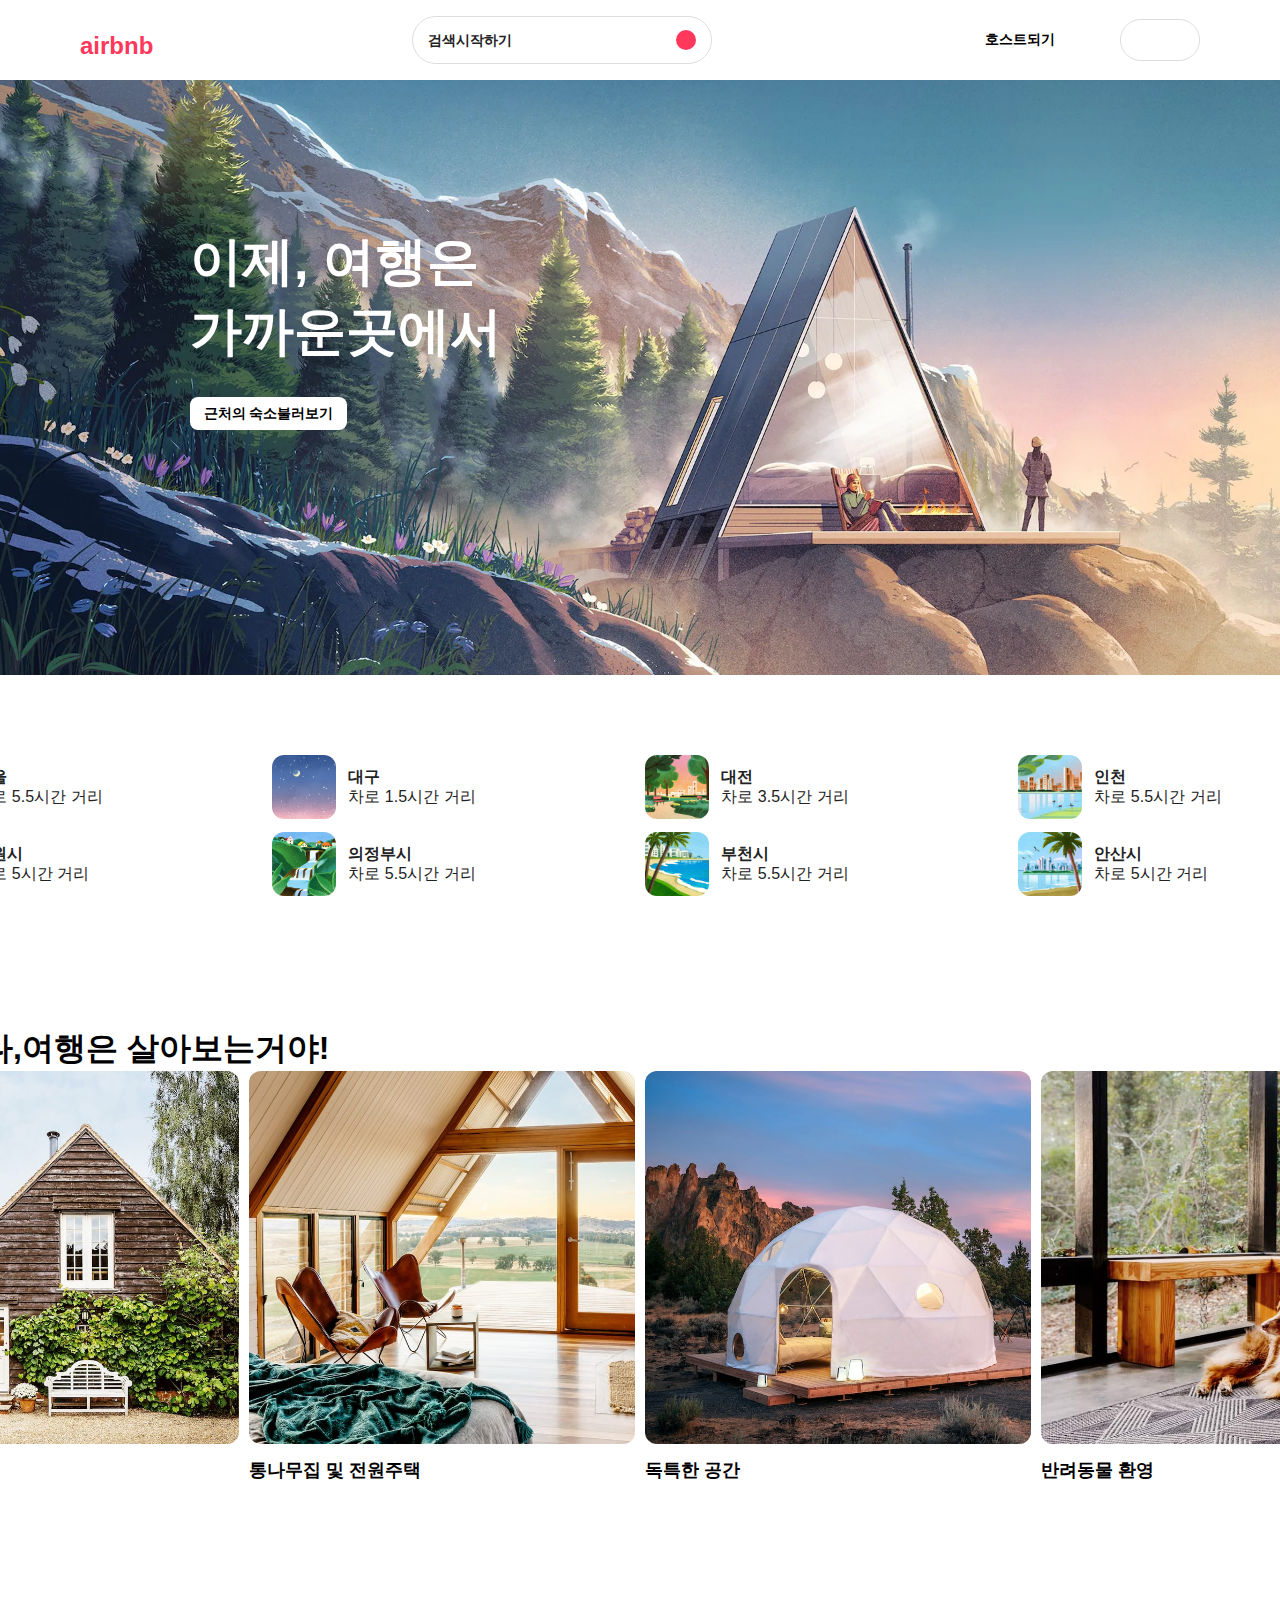
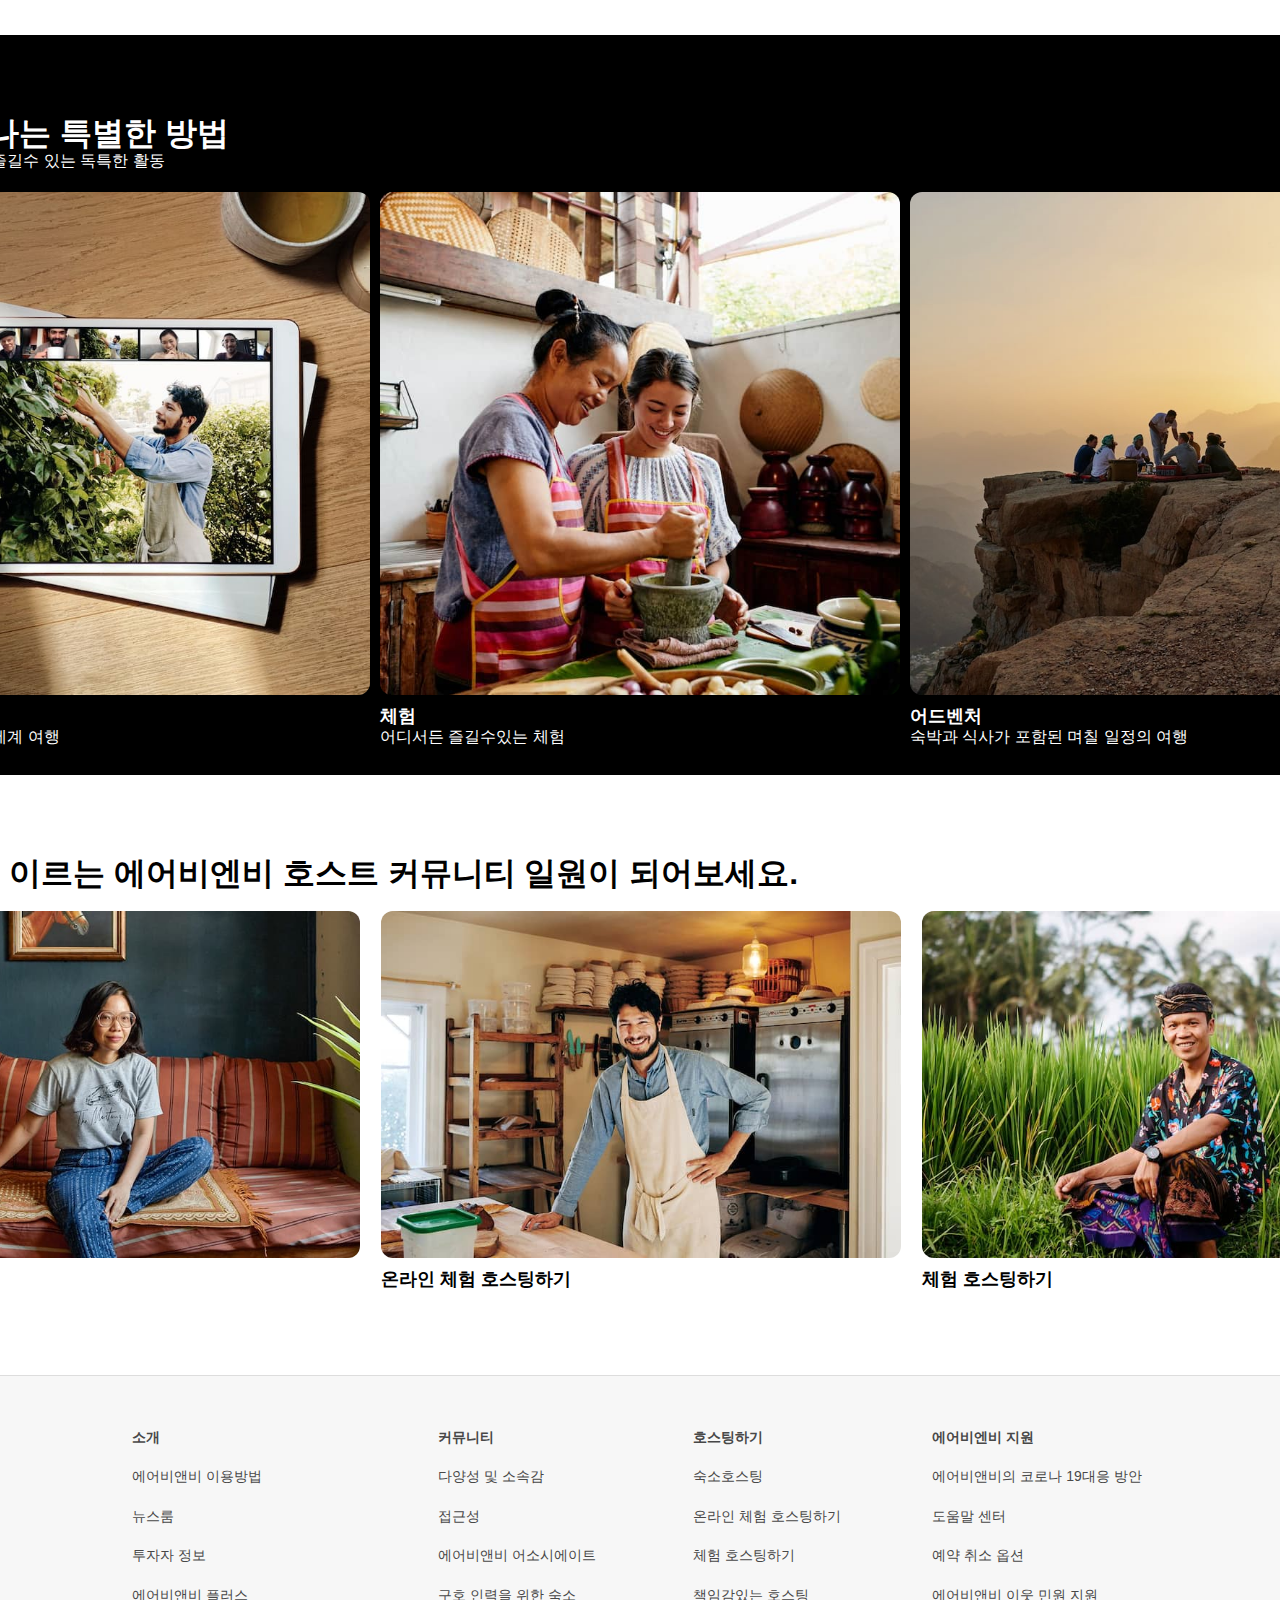
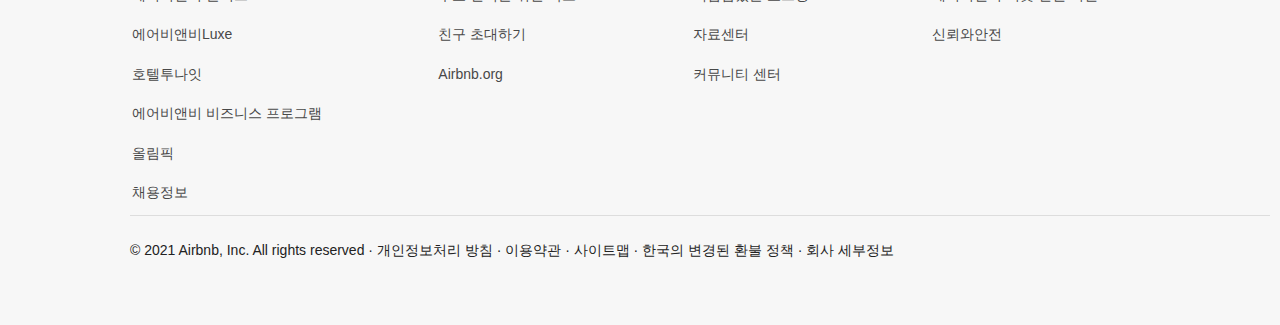
<file: index.html>
<!DOCTYPE html>
<html lang="ko">

<head>
  <meta charset="UTF-8">
  <meta http-equiv="X-UA-Compatible" content="IE=edge">
  <meta name="viewport" content="width=device-width, initial-scale=1.0">
  <title>숙소, 체험, 장소를 모두 한 곳에서 - 에어비앤비</title>
  <!-- favicon -->
  <link rel="shortcut icon" href="img/airbnb.ico" type="image/x-icon">
  <!-- 폰트오썸 아이콘 -->
  <link rel="stylesheet" href="https://cdnjs.cloudflare.com/ajax/libs/font-awesome/5.15.2/css/all.min.css"
    integrity="sha512-HK5fgLBL+xu6dm/Ii3z4xhlSUyZgTT9tuc/hSrtw6uzJOvgRr2a9jyxxT1ely+B+xFAmJKVSTbpM/CuL7qxO8w=="
    crossorigin="anonymous" />
  <link rel="stylesheet" href="style.css">

</head>

<body>
  <!-- 첫페이지 시작 -->
  <header id="main-page">
    <!-- 네비게이션 메뉴바 -->
    <nav class="main-navi">
      <div class="logo">
        <a href="index.html">
          <i class="fab fa-airbnb"></i>airbnb
        </a>
      </div>
      <div class="search">
        <button class="button">
          <div>검색시작하기</div>
          <div class="rbutton">
            <i class="fas fa-search"></i>
          </div>
        </button>
      </div>
      <div class="menu">
        <button class="item">호스트되기</button>
        <button class="item">
          <i class="fas fa-globe"></i>
        </button>
        <button class="item">
          <i class="fas fa-bars"></i>
          <i class="fas fa-user-circle"></i>
        </button>
      </div>
    </nav>
    <div class="center">
      <div>이제, 여행은 가까운곳에서</div>
      <button>근처의 숙소불러보기</button>
    </div>

  </header>
  <!-- 다음 페이지 내용 -->
  <section class="fist_sec">
    <div class="fist_box">
      <div class="card_box">
        <div class="img_box1"></div>
        <div class="contens_box">
          <div class="contens_box_title">서울</div>
          <div>차로 5.5시간 거리</div>
        </div>
      </div>
      <div class="card_box">
        <div class="img_box2"></div>
        <div class="contens_box">
          <div class="contens_box_title">대구</div>
          <div>차로 1.5시간 거리</div>
        </div>
      </div>
      <div class="card_box">
        <div class="img_box3"></div>
        <div class="contens_box">
          <div class="contens_box_title">대전</div>
          <div>차로 3.5시간 거리</div>
        </div>
      </div>
      <div class="card_box">
        <div class="img_box4"></div>
        <div class="contens_box">
          <div class="contens_box_title">인천</div>
          <div>차로 5.5시간 거리</div>
        </div>
      </div>
      <div class="card_box">
        <div class="img_box5"></div>
        <div class="contens_box">
          <div class="contens_box_title">수원시</div>
          <div>차로 5시간 거리</div>
        </div>
      </div>
      <div class="card_box">
        <div class="img_box6"></div>
        <div class="contens_box">
          <div class="contens_box_title">의정부시</div>
          <div>차로 5.5시간 거리</div>
        </div>
      </div>
      <div class="card_box">
        <div class="img_box7"></div>
        <div class="contens_box">
          <div class="contens_box_title">부천시</div>
          <div>차로 5.5시간 거리</div>
        </div>
      </div>
      <div class="card_box">
        <div class="img_box8"></div>
        <div class="contens_box">
          <div class="contens_box_title">안산시</div>
          <div>차로 5시간 거리</div>
        </div>
      </div>
    </div>
  </section>


  <!-- 다음페이지 -->
  <section class="second_sec">
    <div class="second_box">
      <div class="mini_title">어디에서나,여행은 살아보는거야!</div>
      <div class="second_card_box">
        <div class="mini_card_box">
          <div class="second_img_box1"></div>
          <div class="card_title">집 전체</div>
        </div>
        <div class="mini_card_box">
          <div class="second_img_box2"></div>
          <div class="card_title">통나무집 및 전원주택</div>
        </div>
        <div class="mini_card_box">
          <div class="second_img_box3"></div>
          <div class="card_title">독특한 공간</div>
        </div>
        <div class="mini_card_box">
          <div class="second_img_box4"></div>
          <div class="card_title">반려동물 환영</div>
        </div>
      </div>
    </div>
  </section>


  <!-- 다음페이지 -->
  <section class="third_sec">
    <div class="third_box">
      <div>
        <div class="mini_title">세상을 만나는 특별한 방법</div>
        <div class="ps">예정된 숙박과 함께 즐길수 있는 독특한 활동</div>
      </div>

      <div class="third_card_box">

        <div class="third_card">
          <div class="third_img_box1"></div>
          <div class="third_contents">
            <div class="card_title">온라인 체험</div>
            <div class="contents">집에서 즐기는 렌선 세계 여행</div>
          </div>
        </div>

        <div class="third_card">
          <div class="third_img_box2"></div>
          <div class="third_contents">
            <div class="card_title">체험</div>
            <div class="contents">어디서든 즐길수있는 체험</div>
          </div>
        </div>

        <div class="third_card">
          <div class="third_img_box3"></div>
          <div class="third_contents">
            <div class="card_title">어드벤처</div>
            <div class="contents">숙박과 식사가 포함된 며칠 일정의 여행</div>
          </div>
        </div>

      </div>

    </div>
  </section>

  <!-- 다음페이지 -->
  <section class="fourth_sec">
    <div class="fourth_box">

      <div class="mini_title">수백만명에 이르는 에어비엔비 호스트 커뮤니티 일원이 되어보세요.</div>

      <div class="fourth_card_box">

        <div class="fourth_card">
          <div class="fourth_img_box1"></div>
          <div class="card_title">숙소 호스트되기</div>
        </div>


        <div class="fourth_card">
          <div class="fourth_img_box2"></div>
          <div class="card_title">온라인 체험 호스팅하기</div>
        </div>


        <div class="fourth_card">
          <div class="fourth_img_box3"></div>
          <div class="card_title">체험 호스팅하기</div>
        </div>


      </div>

  </section>

  <!-- 마지막 -->
  <footer>
    <table>
      <tr>
        <th>소개</th>
        <th>커뮤니티</th>
        <th>호스팅하기</th>
        <th>에어비엔비 지원</th>
      </tr>

      <tr>
        <td>에어비앤비 이용방법</td>
        <td>다양성 및 소속감</td>
        <td>숙소호스팅</td>
        <td>에어비앤비의 코로나 19대응 방안</td>
      </tr>

      <tr>
        <td>뉴스룸</td>
        <td>접근성</td>
        <td>온라인 체험 호스팅하기</td>
        <td>도움말 센터</td>
      </tr>

      <tr>
        <td>투자자 정보</td>
        <td>에어비앤비 어소시에이트</td>
        <td>체험 호스팅하기</td>
        <td>예약 취소 옵션</td>
      </tr>

      <tr>
        <td>에어비앤비 플러스</td>
        <td>구호 인력을 위한 숙소</td>
        <td>책임감있는 호스팅</td>
        <td>에어비앤비 이웃 민원 지원</td>
      </tr>

      <tr>
        <td>에어비앤비Luxe</td>
        <td>친구 초대하기</td>
        <td>자료센터</td>
        <td>신뢰와안전</td>
      </tr>

      <tr>
        <td>호텔투나잇</td>
        <td>Airbnb.org</td>
        <td>커뮤니티 센터</td>
      </tr>

      <tr>
        <td>에어비앤비 비즈니스 프로그램</td>
      </tr>

      <tr>
        <td>올림픽</td>
      </tr>

      <tr>
        <td>채용정보</td>
      </tr>

      <tr> </tr>
    </table>
    <div class="last_footer">
      <div>
        <span>© 2021 Airbnb, Inc. All rights reserved </span>
        <span>·</span>
        <span class="here"> 개인정보처리 방침 </span>
        <span>·</span>
        <span class="here"> 이용약관 </span>
        <span>·</span>
        <span class="here"> 사이트맵 </span>
        <span>·</span>
        <span class="here"> 한국의 변경된 환불 정책 </span>
        <span>·</span>
        <span class="here"> 회사 세부정보 </span>
      </div>

      <div class="icons">
        <div>
          <button class="button">
            <i class="fas fa-globe"></i>
            <span>한국어(KR)</span>
          </button>
          <button class="button">
            <i class="fas fa-won-sign"></i>
            <span>KRW</span>
          </button>
        </div>
        <div class="items">
          <i class="fab fa-facebook-f"></i>
          <i class="fab fa-twitter"></i>
          <i class="fab fa-instagram-square"></i>
          <i class="fas fa-blog"></i>
          <i class="fab fa-microblog"></i>
        </div>
      </div>
    </div>
  </footer>
</body>

</html>
</file>
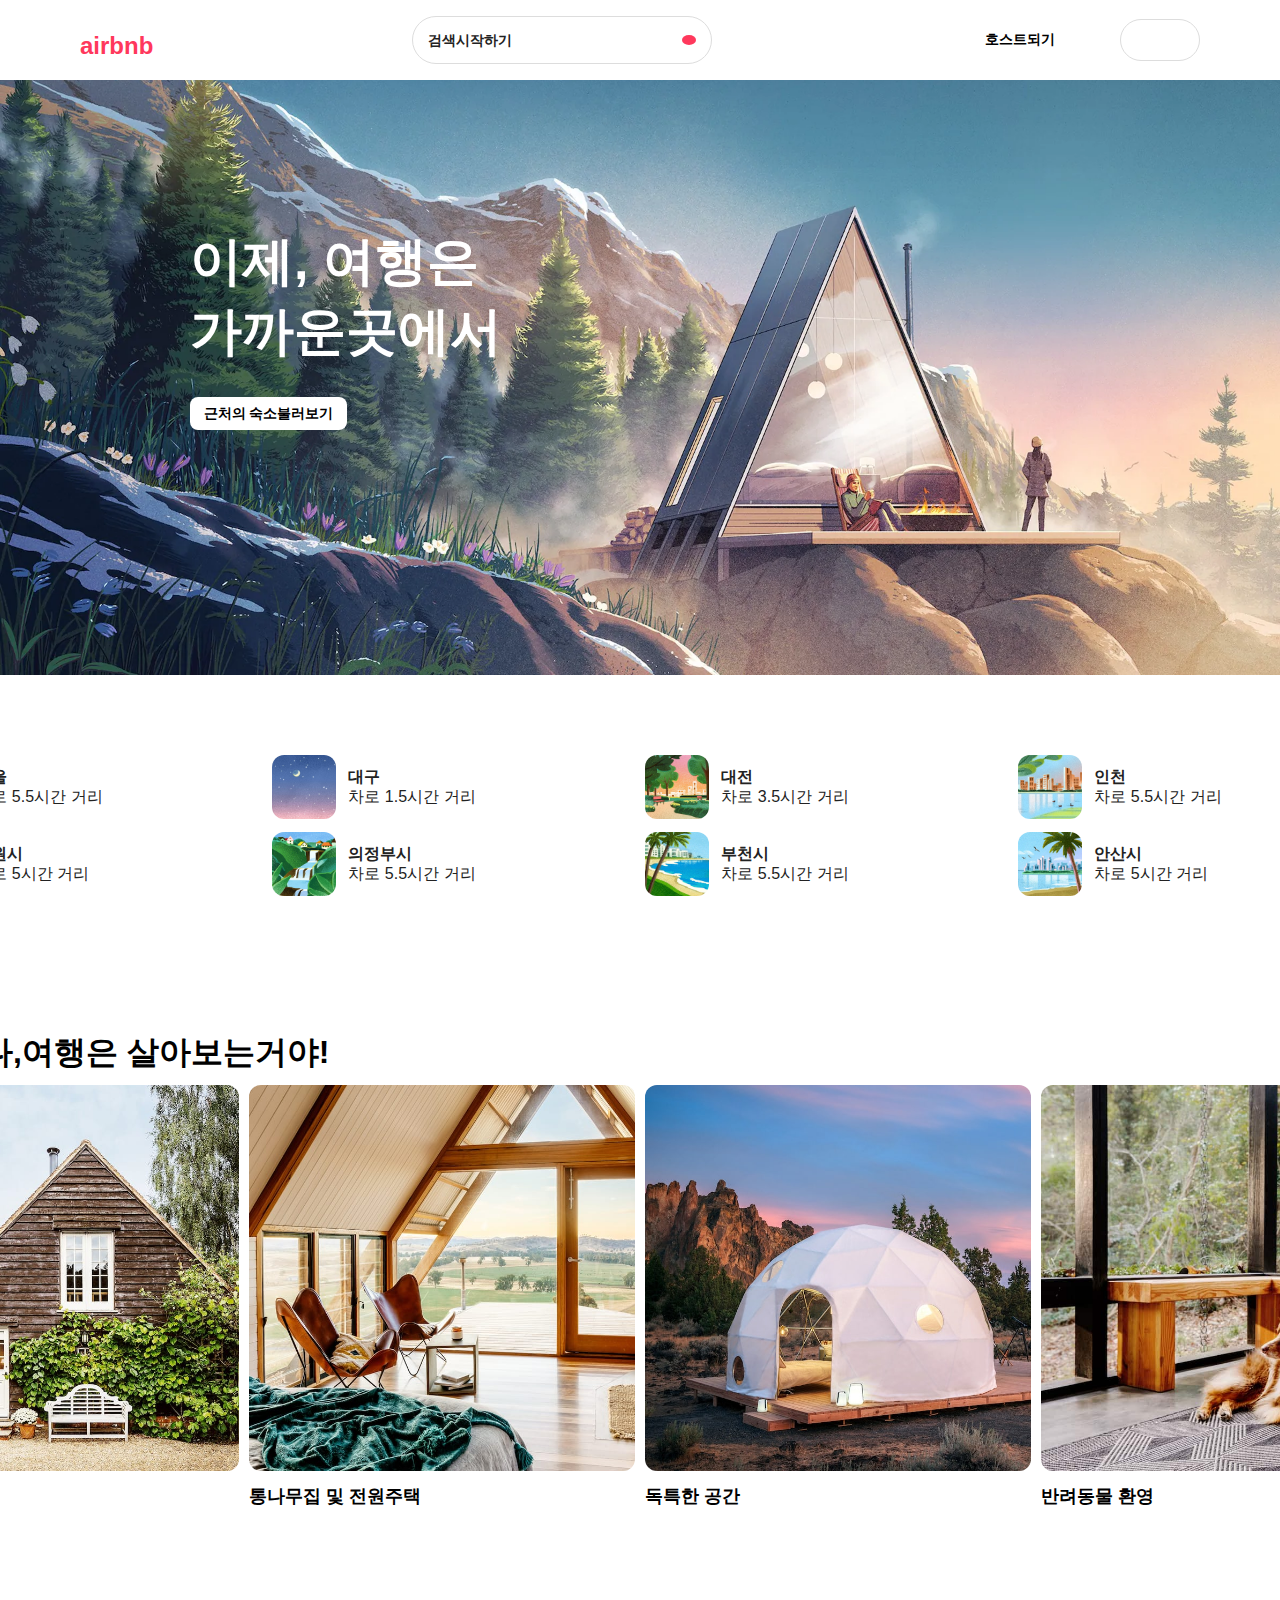
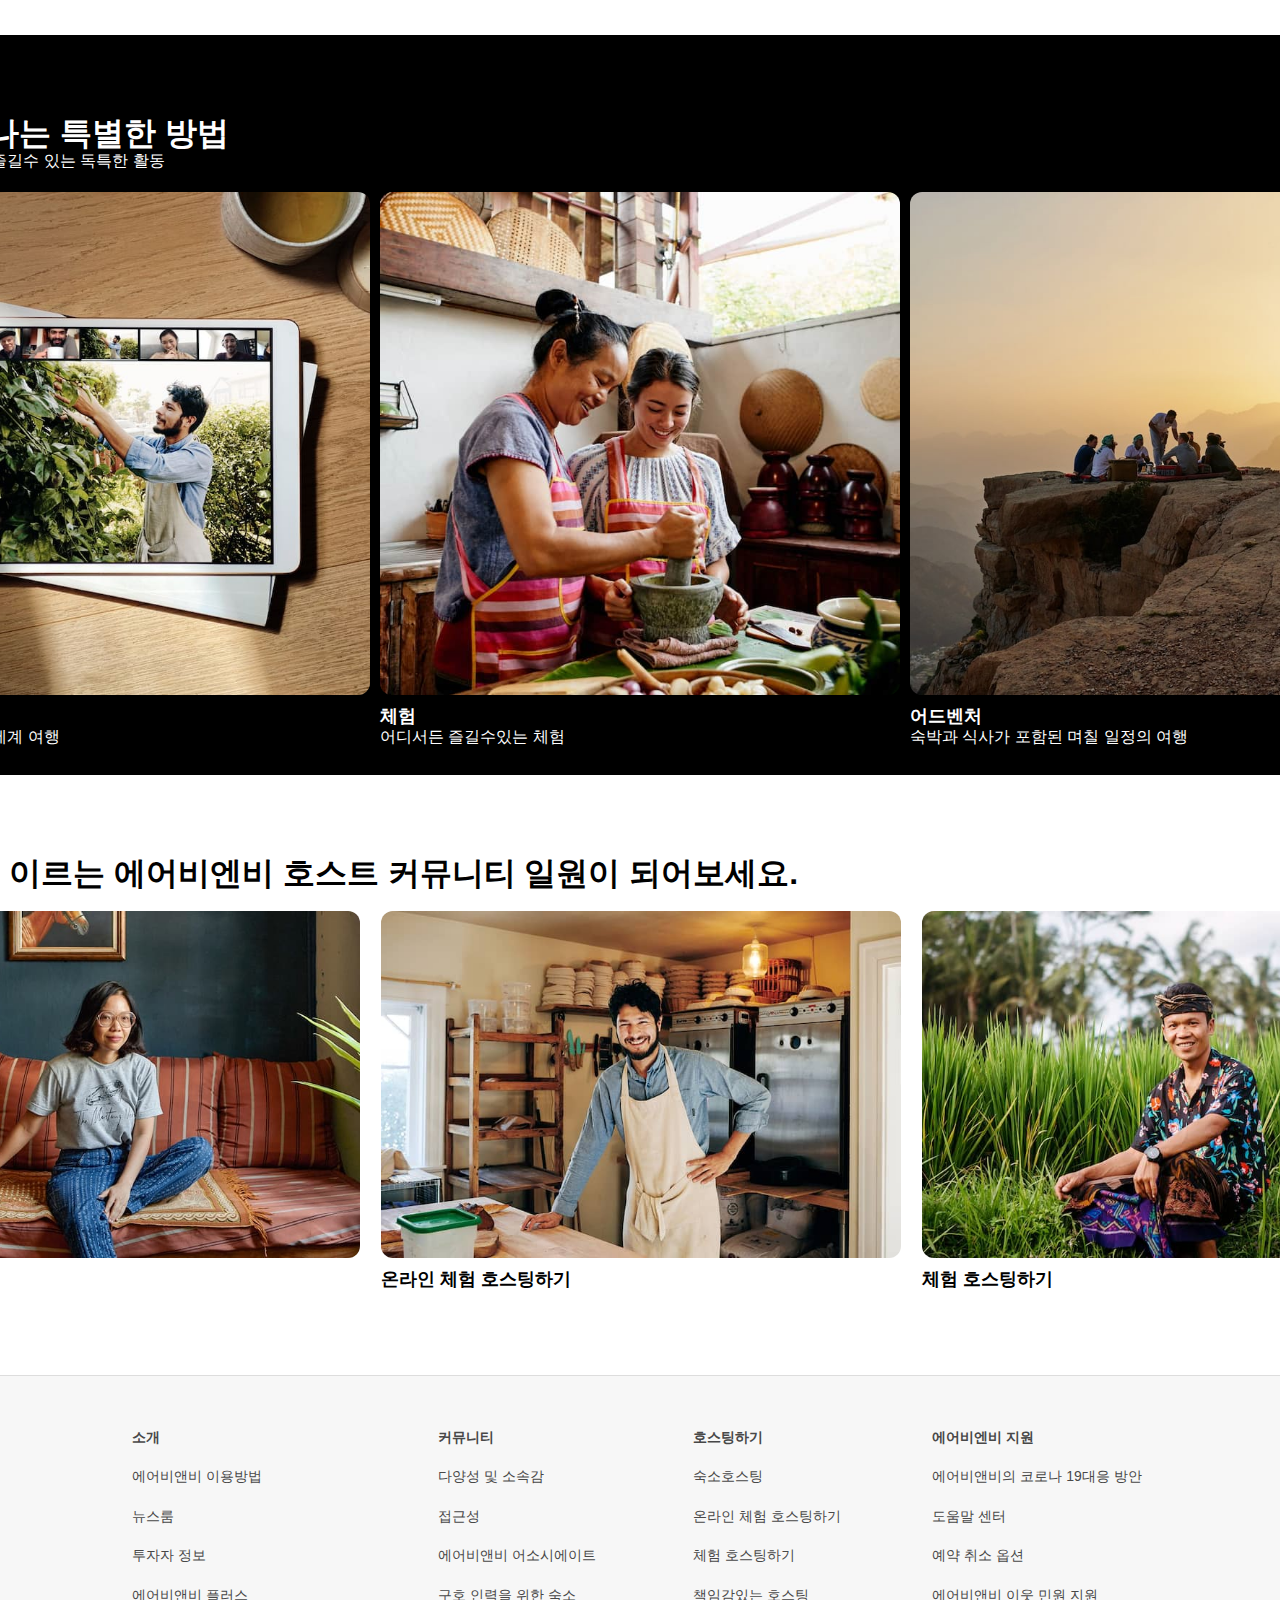
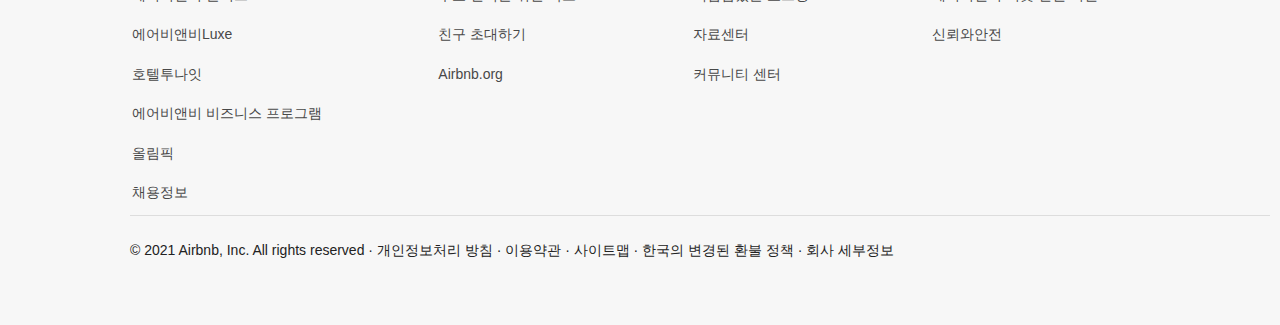
<file: airbnb/index.html>
<!DOCTYPE html>
<html lang="ko">

<head>
  <meta charset="UTF-8">
  <meta http-equiv="X-UA-Compatible" content="IE=edge">
  <meta name="viewport" content="width=device-width, initial-scale=1.0">
  <title>숙소, 체험, 장소를 모두 한 곳에서 - 에어비앤비</title>
  <!-- favicon -->
  <link rel="shortcut icon" href="img/airbnb.ico" type="image/x-icon">
  <!-- 폰트오썸 아이콘 -->
  <link rel="stylesheet" href="https://cdnjs.cloudflare.com/ajax/libs/font-awesome/5.15.2/css/all.min.css"
    integrity="sha512-HK5fgLBL+xu6dm/Ii3z4xhlSUyZgTT9tuc/hSrtw6uzJOvgRr2a9jyxxT1ely+B+xFAmJKVSTbpM/CuL7qxO8w=="
    crossorigin="anonymous" />
  <link rel="stylesheet" href="style.css">

</head>

<body>
  <!-- 메인페이지 시작 -->
  <header id="main-page">
    <!-- 네비게이션 메뉴바 -->
    <nav class="main-navi">
      <div class="logo">
        <a href="index.html">
          <i class="fab fa-airbnb"></i>airbnb
        </a>
      </div>
      <div class="search">
        <button class="button">
          <div>검색시작하기</div>
          <div class="rbutton">
            <i class="fas fa-search"></i>
          </div>
        </button>
      </div>
      <div class="menu">
        <button class="item">호스트되기</button>
        <button class="item">
          <i class="fas fa-globe"></i>
        </button>
        <button class="item">
          <i class="fas fa-bars"></i>
          <i class="fas fa-user-circle"></i>
        </button>
      </div>
    </nav>
    <!-- 글자박스 -->
    <div class="center">
      <div>이제, 여행은 가까운곳에서</div>
      <button>근처의 숙소불러보기</button>
    </div>

  </header>

  <!-- 첫번째페이지시작 -->
  <section id="fist_sec">
    <!-- 카드박스 -->
    <div class="fist_box">
      <div class="card_box">
        <div class="img_box1"></div>
        <div class="contens_box">
          <div class="contens_box_title">서울</div>
          <div>차로 5.5시간 거리</div>
        </div>
      </div>
      <div class="card_box">
        <div class="img_box2"></div>
        <div class="contens_box">
          <div class="contens_box_title">대구</div>
          <div>차로 1.5시간 거리</div>
        </div>
      </div>
      <div class="card_box">
        <div class="img_box3"></div>
        <div class="contens_box">
          <div class="contens_box_title">대전</div>
          <div>차로 3.5시간 거리</div>
        </div>
      </div>
      <div class="card_box">
        <div class="img_box4"></div>
        <div class="contens_box">
          <div class="contens_box_title">인천</div>
          <div>차로 5.5시간 거리</div>
        </div>
      </div>
      <div class="card_box">
        <div class="img_box5"></div>
        <div class="contens_box">
          <div class="contens_box_title">수원시</div>
          <div>차로 5시간 거리</div>
        </div>
      </div>
      <div class="card_box">
        <div class="img_box6"></div>
        <div class="contens_box">
          <div class="contens_box_title">의정부시</div>
          <div>차로 5.5시간 거리</div>
        </div>
      </div>
      <div class="card_box">
        <div class="img_box7"></div>
        <div class="contens_box">
          <div class="contens_box_title">부천시</div>
          <div>차로 5.5시간 거리</div>
        </div>
      </div>
      <div class="card_box">
        <div class="img_box8"></div>
        <div class="contens_box">
          <div class="contens_box_title">안산시</div>
          <div>차로 5시간 거리</div>
        </div>
      </div>
    </div>
  </section>


  <!--두번째 페이지 시작 -->
  <section id="second_sec">
    <div class="second_box">
      <!-- 집 종류선택 타이틀 -->
      <div class="mini_title">어디에서나,여행은 살아보는거야!</div>
      <!-- 집 종류선택 사진 -->
      <div class="second_card_box">
        <div class="mini_card_box">
          <img src="img/mini_img_box1.jpg" width="100%" alt="">
          <div class="card_title">집 전체</div>
        </div>
        <div class="mini_card_box">
          <img src="img/mini_img_box2.jpg" width="100%" alt="">
          <div class="card_title">통나무집 및 전원주택</div>
        </div>
        <div class="mini_card_box">
          <img src="img/mini_img_box3.jpg" width="100%" alt="">
          <div class="card_title">독특한 공간</div>
        </div>
        <div class="mini_card_box">
          <img src="img/mini_img_box4.jpg" width="100%" alt="">
          <div class="card_title">반려동물 환영</div>
        </div>
      </div>
    </div>
  </section>


  <!-- 세번째 페이지 시작-->
  <section id="third_sec">
    <div class="third_box">
      <!-- 체험선택 타이틀 -->
      <div>
        <div class="mini_title">세상을 만나는 특별한 방법</div>
        <div class="ps">예정된 숙박과 함께 즐길수 있는 독특한 활동</div>
      </div>
      <!-- 체험선택 사진 -->
      <div class="third_card_box">

        <div class="third_card">
          <div class="third_img_box1"></div>
          <div class="third_contents">
            <div class="card_title">온라인 체험</div>
            <div class="contents">집에서 즐기는 렌선 세계 여행</div>
          </div>
        </div>

        <div class="third_card">
          <div class="third_img_box2"></div>
          <div class="third_contents">
            <div class="card_title">체험</div>
            <div class="contents">어디서든 즐길수있는 체험</div>
          </div>
        </div>

        <div class="third_card">
          <div class="third_img_box3"></div>
          <div class="third_contents">
            <div class="card_title">어드벤처</div>
            <div class="contents">숙박과 식사가 포함된 며칠 일정의 여행</div>
          </div>
        </div>

      </div>

    </div>
  </section>

  <!-- 네번째 페이지 시작 -->
  <section id="fourth_sec">
    <div class="fourth_box">
      <!-- 호스트되기 타이틀 -->
      <div class="mini_title">수백만명에 이르는 에어비엔비 호스트 커뮤니티 일원이 되어보세요.</div>
      <!-- 호스트되기 사진 -->
      <div class="fourth_card_box">

        <div class="fourth_card">
          <div class="fourth_img_box1"></div>
          <div class="card_title">숙소 호스트되기</div>
        </div>

        <div class="fourth_card">
          <div class="fourth_img_box2"></div>
          <div class="card_title">온라인 체험 호스팅하기</div>
        </div>

        <div class="fourth_card">
          <div class="fourth_img_box3"></div>
          <div class="card_title">체험 호스팅하기</div>
        </div>


      </div>

  </section>

  <!-- 마지막 -->
  <footer>
    <table>
      <tr>
        <th>소개</th>
        <th>커뮤니티</th>
        <th>호스팅하기</th>
        <th>에어비엔비 지원</th>
      </tr>

      <tr>
        <td>에어비앤비 이용방법</td>
        <td>다양성 및 소속감</td>
        <td>숙소호스팅</td>
        <td>에어비앤비의 코로나 19대응 방안</td>
      </tr>

      <tr>
        <td>뉴스룸</td>
        <td>접근성</td>
        <td>온라인 체험 호스팅하기</td>
        <td>도움말 센터</td>
      </tr>

      <tr>
        <td>투자자 정보</td>
        <td>에어비앤비 어소시에이트</td>
        <td>체험 호스팅하기</td>
        <td>예약 취소 옵션</td>
      </tr>

      <tr>
        <td>에어비앤비 플러스</td>
        <td>구호 인력을 위한 숙소</td>
        <td>책임감있는 호스팅</td>
        <td>에어비앤비 이웃 민원 지원</td>
      </tr>

      <tr>
        <td>에어비앤비Luxe</td>
        <td>친구 초대하기</td>
        <td>자료센터</td>
        <td>신뢰와안전</td>
      </tr>

      <tr>
        <td>호텔투나잇</td>
        <td>Airbnb.org</td>
        <td>커뮤니티 센터</td>
      </tr>

      <tr>
        <td>에어비앤비 비즈니스 프로그램</td>
      </tr>

      <tr>
        <td>올림픽</td>
      </tr>

      <tr>
        <td>채용정보</td>
      </tr>

      <tr> </tr>
    </table>
    <div class="last_footer">
      <div>
        <span>© 2021 Airbnb, Inc. All rights reserved </span>
        <span>·</span>
        <span class="here"> 개인정보처리 방침 </span>
        <span>·</span>
        <span class="here"> 이용약관 </span>
        <span>·</span>
        <span class="here"> 사이트맵 </span>
        <span>·</span>
        <span class="here"> 한국의 변경된 환불 정책 </span>
        <span>·</span>
        <span class="here"> 회사 세부정보 </span>
      </div>

      <div class="icons">
        <div>
          <button class="button">
            <i class="fas fa-globe"></i>
            <span>한국어(KR)</span>
          </button>
          <button class="button">
            <i class="fas fa-won-sign"></i>
            <span>KRW</span>
          </button>
        </div>
        <div class="items">
          <i class="fab fa-facebook-f"></i>
          <i class="fab fa-twitter"></i>
          <i class="fab fa-instagram-square"></i>
          <i class="fas fa-blog"></i>
          <i class="fab fa-microblog"></i>
        </div>
      </div>
    </div>
  </footer>
</body>

</html>
</file>
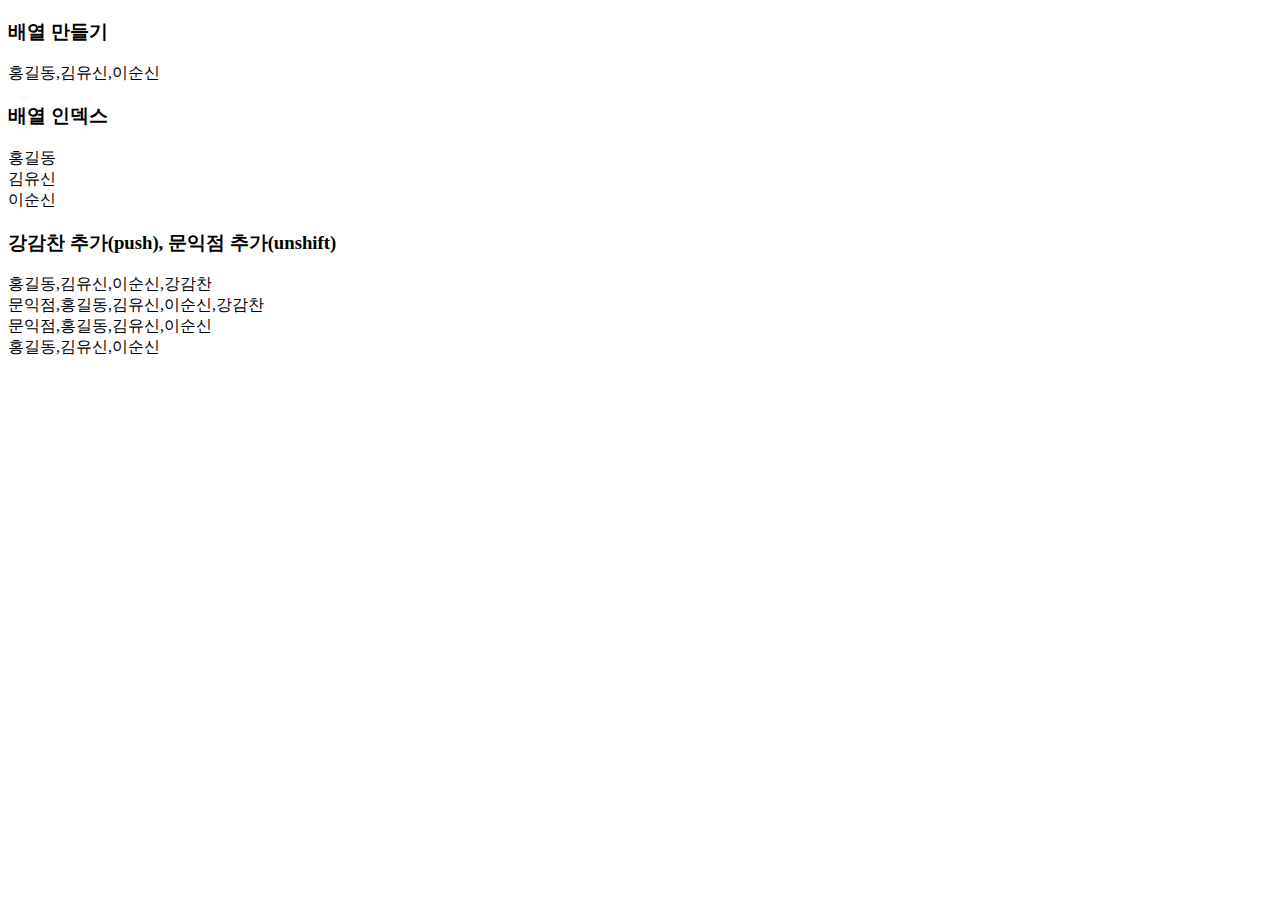
<file: 배열.html>
<!DOCTYPE html>
<html lang="en">

<head>
  <meta charset="UTF-8">
  <meta http-equiv="X-UA-Compatible" content="IE=edge">
  <meta name="viewport" content="width=device-width, initial-scale=1.0">
  <title>배열</title>
</head>

<body>
  <h3>배열 만들기</h3>
  <script>
    var student = ["홍길동", "김유신", "이순신"];
    document.write(student + '<br>');
  </script>

  <h3>배열 인덱스</h3>
  <script>
    // document.write 화면에 출력하게해줌(html도포함)
    document.write(student[0] + '<br>');
    document.write(student[1] + '<br>');
    document.write(student[2] + '<br>');
  </script>


  <h3>강감찬 추가(push), 문익점 추가(unshift)</h3>
  <script>
    student.push('강감찬');
    document.write(student + '<br>');
    student.unshift('문익점');
    document.write(student + '<br>');
    student.pop();
    document.write(student + '<br>');
    student.shift();
    document.write(student + '<br>');
  </script>
</body>

</html>
</file>
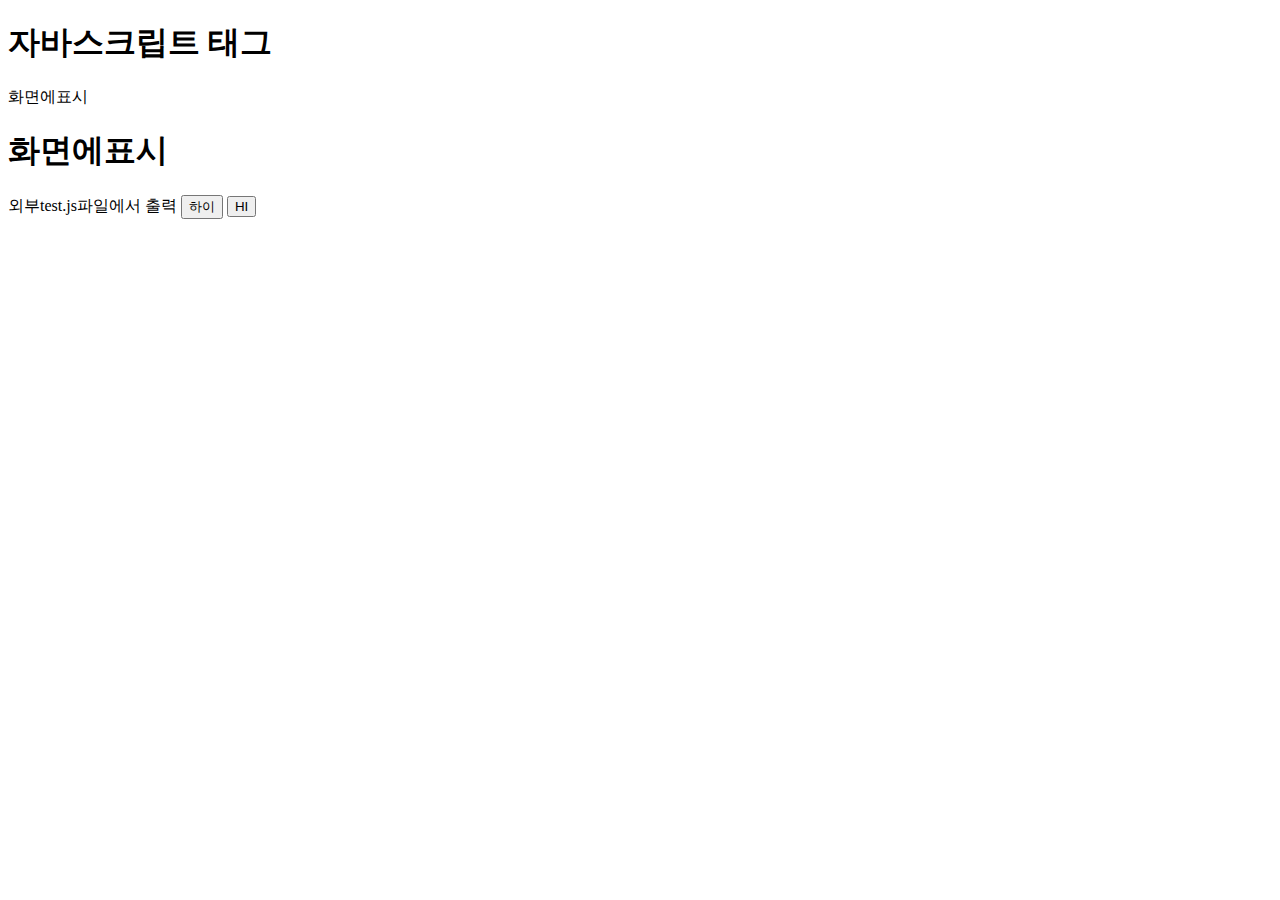
<file: 테스트.html>
<!DOCTYPE html>
<html lang="en">

<head>
  <meta charset="UTF-8">
  <meta http-equiv="X-UA-Compatible" content="IE=edge">
  <meta name="viewport" content="width=device-width, initial-scale=1.0">
  <title>자바스크립트</title>
</head>

<body>
  <h1>자바스크립트 태그</h1>

  <!-- 1.내부 자바스크립트태그에서 실행 -->
  <script>
    //alert - 메세지창에 문자열 표시
    // alert('hi');
    // 문자열을 화면에출력
    document.write('화면에표시')
    // html태그사용시 적용됨
    document.write("<h1>화면에표시</h1>")
  </script>

  <!-- 2.외부 자바스크립트 불러오기 -->
  <script src="test.js"></script>

  <!--3. 태그에서 onclick속성 실행 -->
  <!--  onclick속성값에는 자바스크립트가 실행됨-->
  <!-- 버튼클릭시 '하이'출력 -->
  <button onclick="alert('하이');">하이</button>

  <!-- 화면에 출력되는게아닌 콘솔창에 출력됨(F12) -->
  <script>
    console.log('콘솔로그');
    console.error('콘솔에러');
    console.warn('콘솔워닝');
  </script>

  <!-- 버튼클릭시 콘솔창에 clicked 출력됨 -->
  <button onclick="console.log('clicked')">HI</button>
</body>

</html>
</file>
<file: style.css>
/* sec->box->card_box->tilte ,img,contents */
/* 초기화 */
/* 
@media only screen and (max-width:768px){
  .main-navi {
  
  }
} */
* { 
  margin: 0;
  padding: 0;
  box-sizing: border-box;
}

body {
 font-family: Circular, -apple-system, BlinkMacSystemFont, Roboto, Helvetica Neue, sans-serif;
}


#main-page {
  background: url(img/bg.jpg) no-repeat bottom center ;
  background-size:cover;
  height: 75vh;
}


.main-navi {
  background-color: white;
  padding: 0px 80px;
  display: flex;
  justify-content: space-between;
  height: 80px;
  align-items: center;
  position: fixed;
  top: 0;
  width: 100%;
}


.main-navi.logo {
  height: 80px;
  display: flex;
  align-items: center;
}


.logo a {
  text-decoration: none;
  color: #ff385c;
  font-size: 1.5rem;
  font-weight: 900;
  padding-bottom: 10px;
}


.logo i {
  font-size: 40px;
  position: relative;
  top: 6px;
}


.main-navi .search .button {
  width: 300px;
  height: 48px;
  border-radius: 30px;
  background-color: white;
  display: flex;
  justify-content: space-between;
  align-items: center;
  padding: 0px 15px;
  cursor: pointer;
  border: 1px solid #ddd;
  outline: none;
  font-weight: 700;
  text-decoration: none;
}



.main-navi .search .button .rbutton {
   background-color: #ff385c;
   color: white;
   border-radius: 50%;
   padding: 10px;
}


.main-navi .search .button:hover{
  box-shadow: rgba(0,0,0,0.15) 0px 2px 8px;
}


.main-navi .search .button .rbutton i{
  font-size: 10px;
}


.main-navi .menu {
   display: flex;
   justify-content: space-around;
}

.main-navi .menu .item:nth-child(1) {
  background-color: white;
  cursor: pointer;
  width: 100px;
  height: 42px;
  font-size: 14px;
  font-weight: 600;
  outline: none;
  border: 0;
  border-radius: 21px;
}

.main-navi .menu .item:nth-child(2){
  background-color: white;
  cursor: pointer;
  width: 50px;
  height: 40px;
  font-size: 14px;
  font-weight: 600;
  outline: 0;
  border: 0;
  border-radius: 15px;
}

.main-navi .menu .item:nth-child(3){
  width: 80px;
  height: 42px;
  background-color: #ffffff;
  border: 1px solid #ddd;
  border-radius: 21px;
  cursor: pointer;
  outline: none;
  font-size: 20px;
  color: rgb(114, 113, 113);
}


#main-page .center{
  display: flex;
  flex-direction: column;
  justify-content: flex-end;
  padding-left: 190px;
  width: 570px;
  height: 430px;
}

#main-page .center div{
  width: 318px;
  height: 150px;
  color: white;
  font-size: 52px;
  font-weight: 800;
}

#main-page .center button{
width: 157px;
height: 33px;
background-color: #ffffff;
border-radius:8px;
margin-top: 20px;
outline: none;
border:none ;
cursor: pointer;
text-align: center;
font-weight: 800;
font-size: 14px;
}

.main-navi .menu .item:nth-child(3):hover{
  box-shadow: rgba(0,0,0,0.15) 0px 2px 8px;
}
.main-navi .menu .item i {
  padding: 5px;
}

.main-navi .menu .item:nth-child(1):hover {
  background: rgb(247, 247, 247)
}

.main-navi .menu .item:nth-child(2):hover {
  background: rgb(247, 247, 247)
}
#main-page .center button:hover{
  background-color: #ebe7e7;
}


/* 첫번째 페이지 */
.fist_sec {
 
  display: flex;
  justify-content: center;
  align-items: center;
  margin: 80px 80px;
}
.fist_box {
  display: grid;
  grid-template-columns: 1fr 1fr 1fr 1fr;
  grid-template-rows: 1fr 1fr;
  gap: 10px;
  width: 1600px;
  height: 144px;
}
.card_box {
  display: grid;
  grid-template-columns: 0.8fr 3fr;
  width: 363px;
  height: 64px;

}
.card_box .img_box1 {
  background-image: url(img/img_box1.jpg) ;
  background-size: 100% 100%;
  width: 64px;
  height: 64px;
  border-radius: 12px;
}

.card_box .contens_box .contens_box_title {
  font-weight: 600;
  font-size: 16px;
  line-height: 20px;
  color: rgb(34,34,34);
  padding-top: 12px;
}

.card_box .contens_box div{
  font-size: 16px;
  color: #222222;
}

.card_box .img_box2 {
  background-image: url(img/img_box2.jpg) ;
  background-size: 100% 100%;
  width: 64px;
  height: 64px;
  border-radius: 12px;
}

.card_box .img_box3 {
  background-image: url(img/img_box3.jpg) ;
  background-size: 100% 100%;
  width: 64px;
  height: 64px;
  border-radius: 12px;
}

.card_box .img_box4 {
  background-image: url(img/img_box4.jpg) ;
  background-size: 100% 100%;
  width: 64px;
  height: 64px;
  border-radius: 12px;
}

.card_box .img_box5 {
  background-image: url(img/img_box5.jpg) ;
  background-size: 100% 100%;
  width: 64px;
  height: 64px;
  border-radius: 12px;
}

.card_box .img_box6 {
  background-image: url(img/img_box6.jpg) ;
  background-size: 100% 100%;
  width: 64px;
  height: 64px;
  border-radius: 12px;
}

.card_box .img_box7 {
  background-image: url(img/img_box7.jpg) ;
  background-size: 100% 100%;
  width: 64px;
  height: 64px;
  border-radius: 12px;
}

.card_box .img_box8 {
  background-image: url(img/img_box8.jpg) ;
  background-size: 100% 100%;
  width: 64px;
  height: 64px;
  border-radius: 12px;
}
.card_box:hover{
  cursor: pointer;
}

/* 두번째페이지 */

.second_sec {
  display: flex;
  justify-content: center;
  align-items: center;
  margin: 80px;
  height: 576px;
}

.second_box {
  display: grid;
  grid-template-rows: 0.7fr 5fr;

}
.second_card_box {
  display: grid;
  grid-template-columns: 1fr 1fr 1fr 1fr;
  gap: 10px;

}
.mini_title {
  font-size: 32px;
  font-weight: 800;
  line-height: 36px;
}

.second_card_box .mini_card_box {
  display: grid;
  grid-template-rows: 5fr 0.5fr;
  gap: 5px;
  width: 386px;
  height: 415px;
}

.second_card_box .mini_card_box .second_img_box1 {
  background-image: url(img/mini_img_box1.jpg);
  background-size: 100% 100%;
  border-radius: 12px;
}

.second_card_box .mini_card_box .second_img_box2 {
  background-image: url(img/mini_img_box2.jpg);
  background-size: 100% 100%;
  border-radius: 12px;
}
.second_card_box .mini_card_box .second_img_box3 {
  background-image: url(img/mini_img_box3.jpg);
  background-size: 100% 100%;
  border-radius: 12px;
}
.second_card_box .mini_card_box .second_img_box4 {
  background-image: url(img/mini_img_box4.jpg);
  background-size: 100% 100%;
  border-radius: 12px;
}
.second_sec .second_card_box:hover{
  cursor: pointer;
}



/* 세번째 페이지 */
.third_sec {
  display: grid;
  grid-template-rows:0.8fr 5fr;
  background-color: rgb(0,0,0);
  color: white;
  padding: 80px;
  height: 740px;
  justify-content: center;
}

.third_sec .third_card_box {
  display: grid;
  grid-template-columns: 1fr 1fr 1fr;
  gap: 10px;
}

.third_sec .third_card_box .third_card {
  display: grid;
  grid-template-rows: 5fr 0.8fr;
  width: 520px;
  height: 584px;

}

.third_sec .third_card_box .third_img_box1 {
  background-image: url(img/third_img_box1.jpg);
  background-size: 100% 100%;
  border-radius: 12px;
}

.third_sec .third_card_box .third_img_box2{
  background-image: url(img/third_img_box2.jpg);
  background-size: 100% 100%;
  border-radius: 12px;
}

.third_sec .third_card_box .third_img_box3{
  background-image: url(img/third_img_box3.jpg);
  background-size: 100% 100%;
  border-radius: 12px;
}
.third_sec .third_box {
  display: grid;
  justify-content: center;
  align-items: center;
  width: 1600px;
  height: 657px;
  gap: 20px;
  
}

.third_contents {
  display: grid;
  grid-template-rows: 1fr 1fr;
  height: 44px;
}


.third_card:hover{
  cursor: pointer;
}


/* 네번째 페이지 */
.card_title{
  font-size: 18px;
  font-weight: 600;
  line-height: 22px;
  max-height: 44px;
  padding-top: 10px;
}

.fourth_sec {
  margin: 80px;
  display: grid;
  justify-content: center;
}

.fourth_box{
  display: grid;
  grid-template-rows: 0.8fr 5fr;
  gap: 20px;
  width: 1600px;
  height: 440px;
}
.fourth_card_box {
  display: grid;
  grid-template-columns: 1fr 1fr 1fr;
  gap: 5px;
}

.fourth_card {
  display: grid;
  grid-template-rows: 5fr 0.8fr;
  width: 536px;
  height: 389px;
}

.fourth_img_box1 {
  background-image: url(img/fourth_img_box1.jpg);
  background-size: 100% 100%;
  border-radius: 12px;
  width: 520px;
  height: 347px;
}

.fourth_img_box2 {
  background-image: url(img/fourth_img_box2.jpg);
  background-size: 100% 100%;
  border-radius: 12px;
  width: 520px;
  height: 347px;
}

.fourth_img_box3 {
  background-image: url(img/fourth_img_box3.jpg);
  background-size: 100% 100%;
  border-radius: 12px;
  width: 520px;
  height: 347px;
}

.fourth_card:hover {
  cursor: pointer;
}

/* 마지막 */
footer {
  background-color:#f7f7f7;
  border-top: 1px solid #dddddd;
  padding: 40px;
}

table {
  width: 95%;
  height: 400px;
  text-align: left;
  font-size: 14px;
  color: #484848;
  line-height: 1.43;
  margin-left: 90px;
  border-bottom: 1px solid #dddddd;
}

table tr td:hover{
  cursor: pointer;
  text-decoration: underline;
  color: #5c5b5b;
}

.last_footer {
  display: grid;
  grid-template-columns: 3fr 1fr;
  align-items: center;
  width: 1635px;
  height: 69px;
  margin-left: 90px;

}
.last_footer div {
  color: #222222;
  font-size: 14px;
}

.last_footer div .here:hover{
  cursor: pointer;
  text-decoration: underline;
}

.icons {
  display: grid;
  grid-template-columns: 1fr 1fr;
}

.icons div {
  display: flex;
  justify-content: space-around;
}

.button{
  background-color: #f7f7f7f7;
  border: 0;
  outline: 0;
  font-size: 14px;
  text-decoration: underline;
  color: #222222;
  font-weight: 600;
  line-height: 18px
  
}

.button:hover{
  cursor: pointer;
  color: #3b3b3b;
}


.icons .items {
  display: flex;
  justify-content: space-around;
}

.items i {
  width: 18px;
  height: 18px;
}

.items i:hover{
  cursor: pointer;
  color: #3b3b3b;
}
</file>
<file: airbnb/style.css>
/* sec->box->card_box->tilte ,img,contents */
/* 초기화 */
* { 
  margin: 0;
  padding: 0;
  box-sizing: border-box;
}

body {
 font-family: Circular, -apple-system, BlinkMacSystemFont, Roboto, Helvetica Neue, sans-serif;
}


#main-page {
  background: url(img/bg.jpg) no-repeat bottom center ;
  background-size:cover;
  height: 75vh;
}


.main-navi {
  background-color: white;
  padding: 0px 80px;
  display: flex;
  justify-content: space-between;
  height: 80px;
  align-items: center;
  position: fixed;
  top: 0;
  width: 100%;
}


.main-navi.logo {
  height: 80px;
  display: flex;
  align-items: center;
}


.logo a {
  text-decoration: none;
  color: #ff385c;
  font-size: 1.5rem;
  font-weight: 900;
  padding-bottom: 10px;
}


.logo i {
  font-size: 40px;
  position: relative;
  top: 6px;
}


.main-navi .search .button {
  width: 300px;
  height: 48px;
  border-radius: 30px;
  background-color: white;
  display: flex;
  justify-content: space-between;
  align-items: center;
  padding: 0px 15px;
  cursor: pointer;
  border: 1px solid #ddd;
  outline: none;
  font-weight: 700;
  text-decoration: none;
}



.main-navi .search .button .rbutton {
   background-color: #ff385c;
   color: white;
   border-radius: 50%;
   padding: 5px 7px;
}


.main-navi .search .button:hover{
  box-shadow: rgba(0,0,0,0.15) 0px 2px 8px;
}


.main-navi .search .button .rbutton i{
  font-size: 10px;
}


.main-navi .menu {
   display: flex;
   justify-content: space-around;
}

.main-navi .menu .item:nth-child(1) {
  background-color: white;
  cursor: pointer;
  width: 100px;
  height: 42px;
  font-size: 14px;
  font-weight: 600;
  outline: none;
  border: 0;
  border-radius: 21px;
}

.main-navi .menu .item:nth-child(2){
  background-color: white;
  cursor: pointer;
  width: 50px;
  height: 40px;
  font-size: 14px;
  font-weight: 600;
  outline: 0;
  border: 0;
  border-radius: 15px;
}

.main-navi .menu .item:nth-child(3){
  width: 80px;
  height: 42px;
  background-color: #ffffff;
  border: 1px solid #ddd;
  border-radius: 21px;
  cursor: pointer;
  outline: none;
  font-size: 20px;
  color: rgb(114, 113, 113);
}


#main-page .center{
  display: flex;
  flex-direction: column;
  justify-content: flex-end;
  padding-left: 190px;
  width: 570px;
  height: 430px;
}

#main-page .center div{
  width: 318px;
  height: 150px;
  color: white;
  font-size: 52px;
  font-weight: 800;
}

#main-page .center button{
width: 157px;
height: 33px;
background-color: #ffffff;
border-radius:8px;
margin-top: 20px;
outline: none;
border:none ;
cursor: pointer;
text-align: center;
font-weight: 800;
font-size: 14px;
}

.main-navi .menu .item:nth-child(3):hover{
  box-shadow: rgba(0,0,0,0.15) 0px 2px 8px;
}
.main-navi .menu .item i {
  padding: 5px;
}

.main-navi .menu .item:nth-child(1):hover {
  background: rgb(247, 247, 247)
}

.main-navi .menu .item:nth-child(2):hover {
  background: rgb(247, 247, 247)
}
#main-page .center button:hover{
  background-color: #ebe7e7;
}


/* 찻번째 페이지 */
#fist_sec {

  display: flex;
  justify-content: center;
  align-items: center;
  margin: 80px 80px;
}
.fist_box {
  display: grid;
  grid-template-columns: 1fr 1fr 1fr 1fr;
  grid-template-rows: 1fr 1fr;
  gap: 10px;
  width: 1600px;
  height: 144px;
}
.card_box {
  display: grid;
  grid-template-columns: 0.8fr 3fr;
  width: 363px;
  height: 64px;

}
.card_box .img_box1 {
  background-image: url(img/img_box1.jpg) ;
  background-size: 100% 100%;
  width: 64px;
  height: 64px;
  border-radius: 12px;
}

.card_box .contens_box .contens_box_title {
  font-weight: 600;
  font-size: 16px;
  line-height: 20px;
  color: rgb(34,34,34);
  padding-top: 12px;
}

.card_box .contens_box div{
  font-size: 16px;
  color: #222222;
}

.card_box .img_box2 {
  background-image: url(img/img_box2.jpg) ;
  background-size: 100% 100%;
  width: 64px;
  height: 64px;
  border-radius: 12px;
}

.card_box .img_box3 {
  background-image: url(img/img_box3.jpg) ;
  background-size: 100% 100%;
  width: 64px;
  height: 64px;
  border-radius: 12px;
}

.card_box .img_box4 {
  background-image: url(img/img_box4.jpg) ;
  background-size: 100% 100%;
  width: 64px;
  height: 64px;
  border-radius: 12px;
}

.card_box .img_box5 {
  background-image: url(img/img_box5.jpg) ;
  background-size: 100% 100%;
  width: 64px;
  height: 64px;
  border-radius: 12px;
}

.card_box .img_box6 {
  background-image: url(img/img_box6.jpg) ;
  background-size: 100% 100%;
  width: 64px;
  height: 64px;
  border-radius: 12px;
}

.card_box .img_box7 {
  background-image: url(img/img_box7.jpg) ;
  background-size: 100% 100%;
  width: 64px;
  height: 64px;
  border-radius: 12px;
}

.card_box .img_box8 {
  background-image: url(img/img_box8.jpg) ;
  background-size: 100% 100%;
  width: 64px;
  height: 64px;
  border-radius: 12px;
}
.card_box:hover{
  cursor: pointer;
}

/* 두번째페이지 */

#second_sec {
  display: flex;
  justify-content: center;
  align-items: center;
  margin: 80px;
  height: 576px;
  
}

.second_card_box {
  display: grid;
  grid-template-columns: 1fr 1fr 1fr 1fr;
  gap: 10px;
  padding-top: 15px;
}
.mini_title {
  font-size: 32px;
  font-weight: 800;
  line-height: 36px;
  /* padding-bottom: 20px; */
}

.second_card_box .mini_card_box {
  width: 386px;
  height: 415px;
}

#second_sec .mini_card_box img{
  border-radius: 12px;
}

#second_sec .second_box .second_card_box:hover{
  cursor: pointer;
}



/* 세번째 페이지 */
#third_sec {
  /* display: grid;
  grid-template-rows:0.8fr 5fr; */
  display: flex;
  background-color: rgb(0,0,0);
  color: white;
  padding: 80px;
  height: 740px;
  justify-content: center;
}

#third_sec .third_card_box {
  display: grid;
  grid-template-columns: 1fr 1fr 1fr;
  gap: 10px;
}

#third_sec .third_card_box .third_card {
  display: grid;
  grid-template-rows: 5fr 0.8fr;
  width: 520px;
  height: 584px;

}

#third_sec .ps {
  padding-bottom: 20px;
}

#third_sec .third_card_box .third_img_box1 {
  background-image: url(img/third_img_box1.jpg);
  background-size: 100% 100%;
  border-radius: 12px;
}

#third_sec .third_card_box .third_img_box2{
  background-image: url(img/third_img_box2.jpg);
  background-size: 100% 100%;
  border-radius: 12px;
}

#third_sec .third_card_box .third_img_box3{
  background-image: url(img/third_img_box3.jpg);
  background-size: 100% 100%;
  border-radius: 12px;
}
#third_sec .third_box {
  /* display: grid; */
  /* justify-content: center;
  align-items: center; */
  width: 1600px;
  height: 657px;
  /* gap: 20px; */
  
}

.third_contents {
  display: grid;
  grid-template-rows: 1fr 1fr;
  height: 44px;
}


.third_card:hover{
  cursor: pointer;
}


/* 네번째 페이지 */
.card_title{
  font-size: 18px;
  font-weight: 600;
  line-height: 22px;
  max-height: 44px;
  padding-top: 10px;
}

#fourth_sec {
  margin: 80px;
  display: flex;
  justify-content: center;
}

.fourth_box{
  display: grid;
  grid-template-rows: 0.8fr 5fr;
  gap: 20px;
  width: 1600px;
  height: 440px;
}
.fourth_card_box {
  display: grid;
  grid-template-columns: 1fr 1fr 1fr;
  gap: 5px;
}

.fourth_card {
  display: grid;
  grid-template-rows: 5fr 0.8fr;
  width: 536px;
  height: 389px;
}

.fourth_img_box1 {
  background-image: url(img/fourth_img_box1.jpg);
  background-size: 100% 100%;
  border-radius: 12px;
  width: 520px;
  height: 347px;
}

.fourth_img_box2 {
  background-image: url(img/fourth_img_box2.jpg);
  background-size: 100% 100%;
  border-radius: 12px;
  width: 520px;
  height: 347px;
}

.fourth_img_box3 {
  background-image: url(img/fourth_img_box3.jpg);
  background-size: 100% 100%;
  border-radius: 12px;
  width: 520px;
  height: 347px;
}

.fourth_card:hover {
  cursor: pointer;
}

/* 마지막 */
footer {
  background-color:#f7f7f7;
  border-top: 1px solid #dddddd;
  padding: 40px;
}

table {
  width: 95%;
  height: 400px;
  text-align: left;
  font-size: 14px;
  color: #484848;
  line-height: 1.43;
  margin-left: 90px;
  border-bottom: 1px solid #dddddd;
}

table tr td:hover{
  cursor: pointer;
  text-decoration: underline;
  color: #5c5b5b;
}

.last_footer {
  display: grid;
  grid-template-columns: 3fr 1fr;
  align-items: center;
  width: 1635px;
  height: 69px;
  margin-left: 90px;

}
.last_footer div {
  color: #222222;
  font-size: 14px;
}

.last_footer div .here:hover{
  cursor: pointer;
  text-decoration: underline;
}

.icons {
  display: grid;
  grid-template-columns: 1fr 1fr;
}

.icons div {
  display: flex;
  justify-content: space-around;
}

.button{
  background-color: #f7f7f7f7;
  border: 0;
  outline: 0;
  font-size: 14px;
  text-decoration: underline;
  color: #222222;
  font-weight: 600;
  line-height: 18px
  
}

.button:hover{
  cursor: pointer;
  color: #3b3b3b;
}


.icons .items {
  display: flex;
  justify-content: space-around;
}

.items i {
  width: 18px;
  height: 18px;
}

.items i:hover{
  cursor: pointer;
  color: #3b3b3b;
}
</file>
